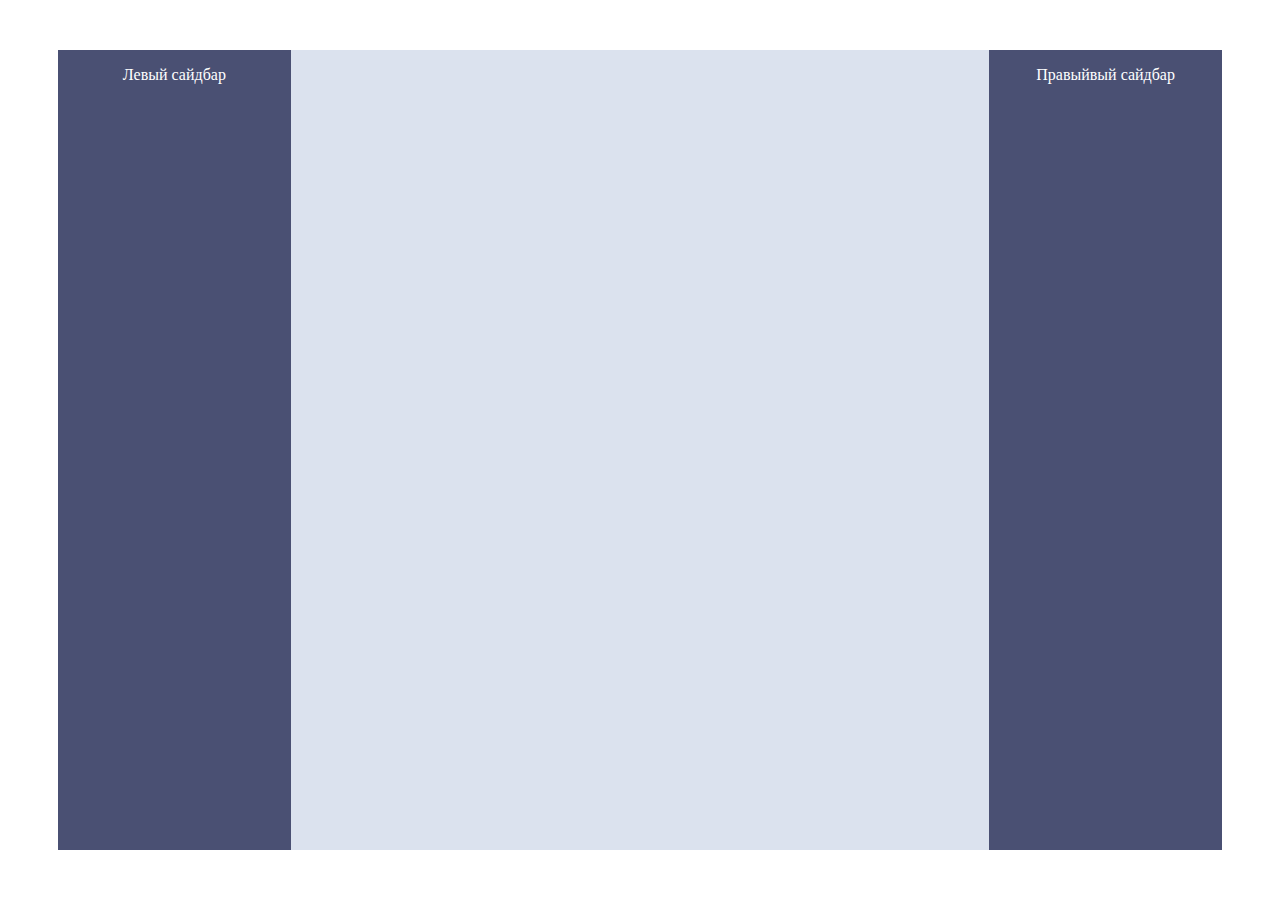
<file: lesson-1/index.html>
<!DOCTYPE html>
<html lang="ru">
 <head>
  <meta charset="UTF-8">
  <title>Lesson1</title>
 </head>
 <body>
  <main class="content">
   <aside class="left">
    <p>Левый сайдбар</p>
   </aside>

   <aside class="right">
    <p>Правыйвый сайдбар</p>
   </aside>
  </main>
  <style>
   .right {
    width: 20%;
    height: 100%;
    background-color: #4A5073;
   }

   .left {
    width: 20%;
    height: 100%;
    background-color: #4A5073;
   }

   .content {
    width: calc(100% - 100px);
    margin: 50px;
    height: calc(100vh - 100px);
    background-color: #DBE2EE;
    display: flex;
    flex-direction: row;
    justify-content: space-between;
    align-content: center;
   }

   p {
    text-align: center;
    color: #fff;
   }
  </style>
 </body>
</html>
</file>
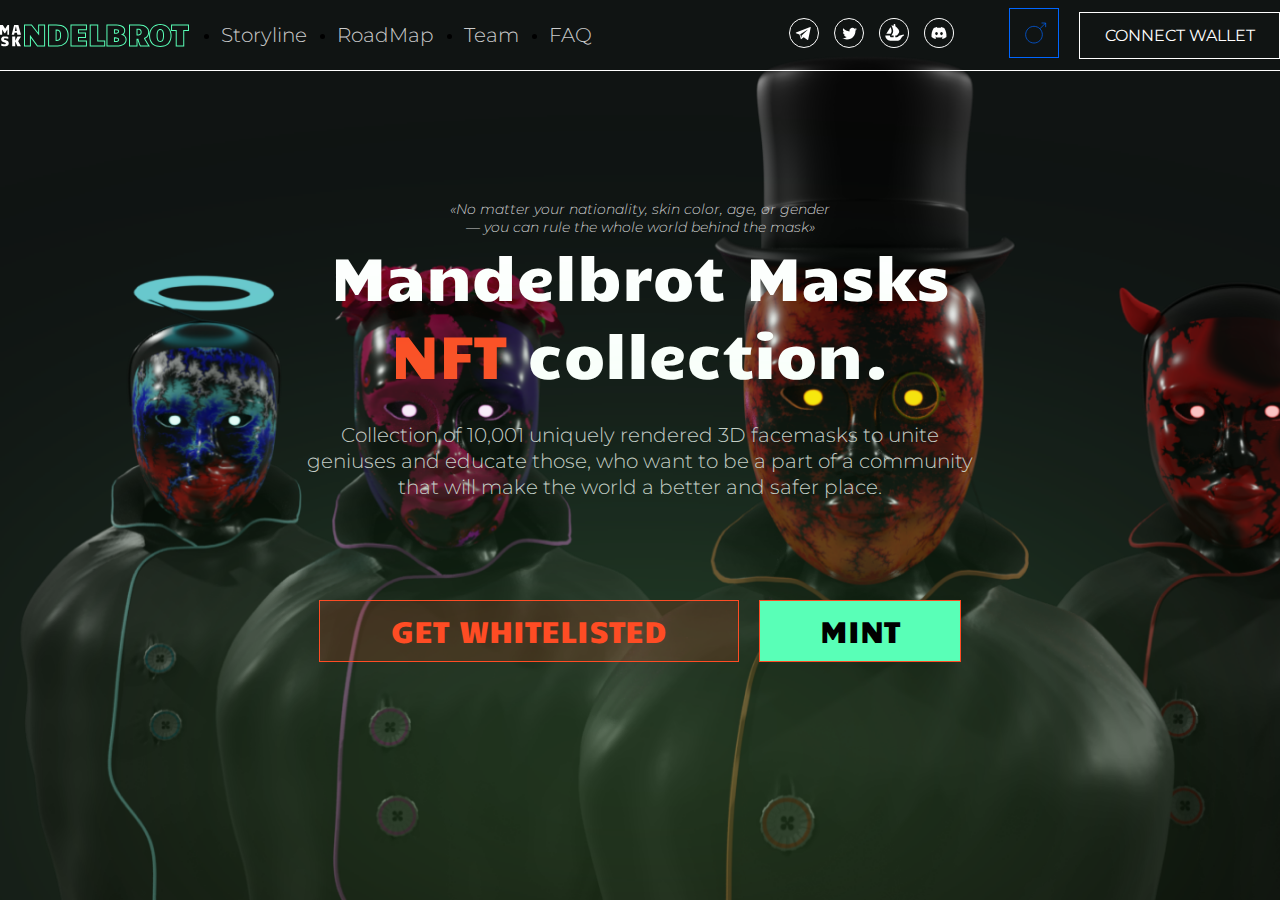
<file: lesson-10/index.html>
<!DOCTYPE html>
<html lang="ru">
<head>
    <meta charset="UTF-8">
    <meta name="viewport" content="width-device-width initial-scale-1.0">
    <meta http-equiv="x-ua-compatible" content="ie=edge">
    <link href="css/style.css" rel="stylesheet" type="text/css">
    <title>NFT</title>
</head>
<body>
<header class="header">
    <div class="header-left">
        <img src="img/logo.svg" alt="logo" class="logo">
        <nav class="nav">
            <ul class="nav__ul">
                <li><a href="#" class="nav__item">Storyline</a></li>
                <li><a href="#" class="nav__item">RoadMap</a></li>
                <li><a href="#" class="nav__item">Team</a></li>
                <li><a href="#" class="nav__item">FAQ</a></li>
            </ul>
        </nav>
    </div>

    <div class="header__links">
        <a href="#" class="social"><img src="img/social_net.svg" alt="social net buttons"></a>
        <a href="#" class="man_btn"><img src="img/man_btn.svg" alt="man button"></a>
        <a href="#" class="wallet">Connect wallet</a>
    </div>
</header>

<main class="content">
    <section class="preview">
        <p class="quote">«No matter your nationality, skin color, age, or gender — you can rule the whole world behind the
            mask»</p>
        <h2 class="title">Mandelbrot Masks <span class="redText">NFT</span> collection.</h2>
        <p class="text">Collection of 10,001 uniquely rendered 3D facemasks to unite geniuses and educate those, who want to
            be a part of a
            community that will make the world a better and safer place.</p>
        <div class="content-links">
            <a href="#" class="get-white">get whitelisted</a>
            <a href="#" class="mint">mint</a>
        </div>
    </section>
</main>

</body>
</html>
</file>
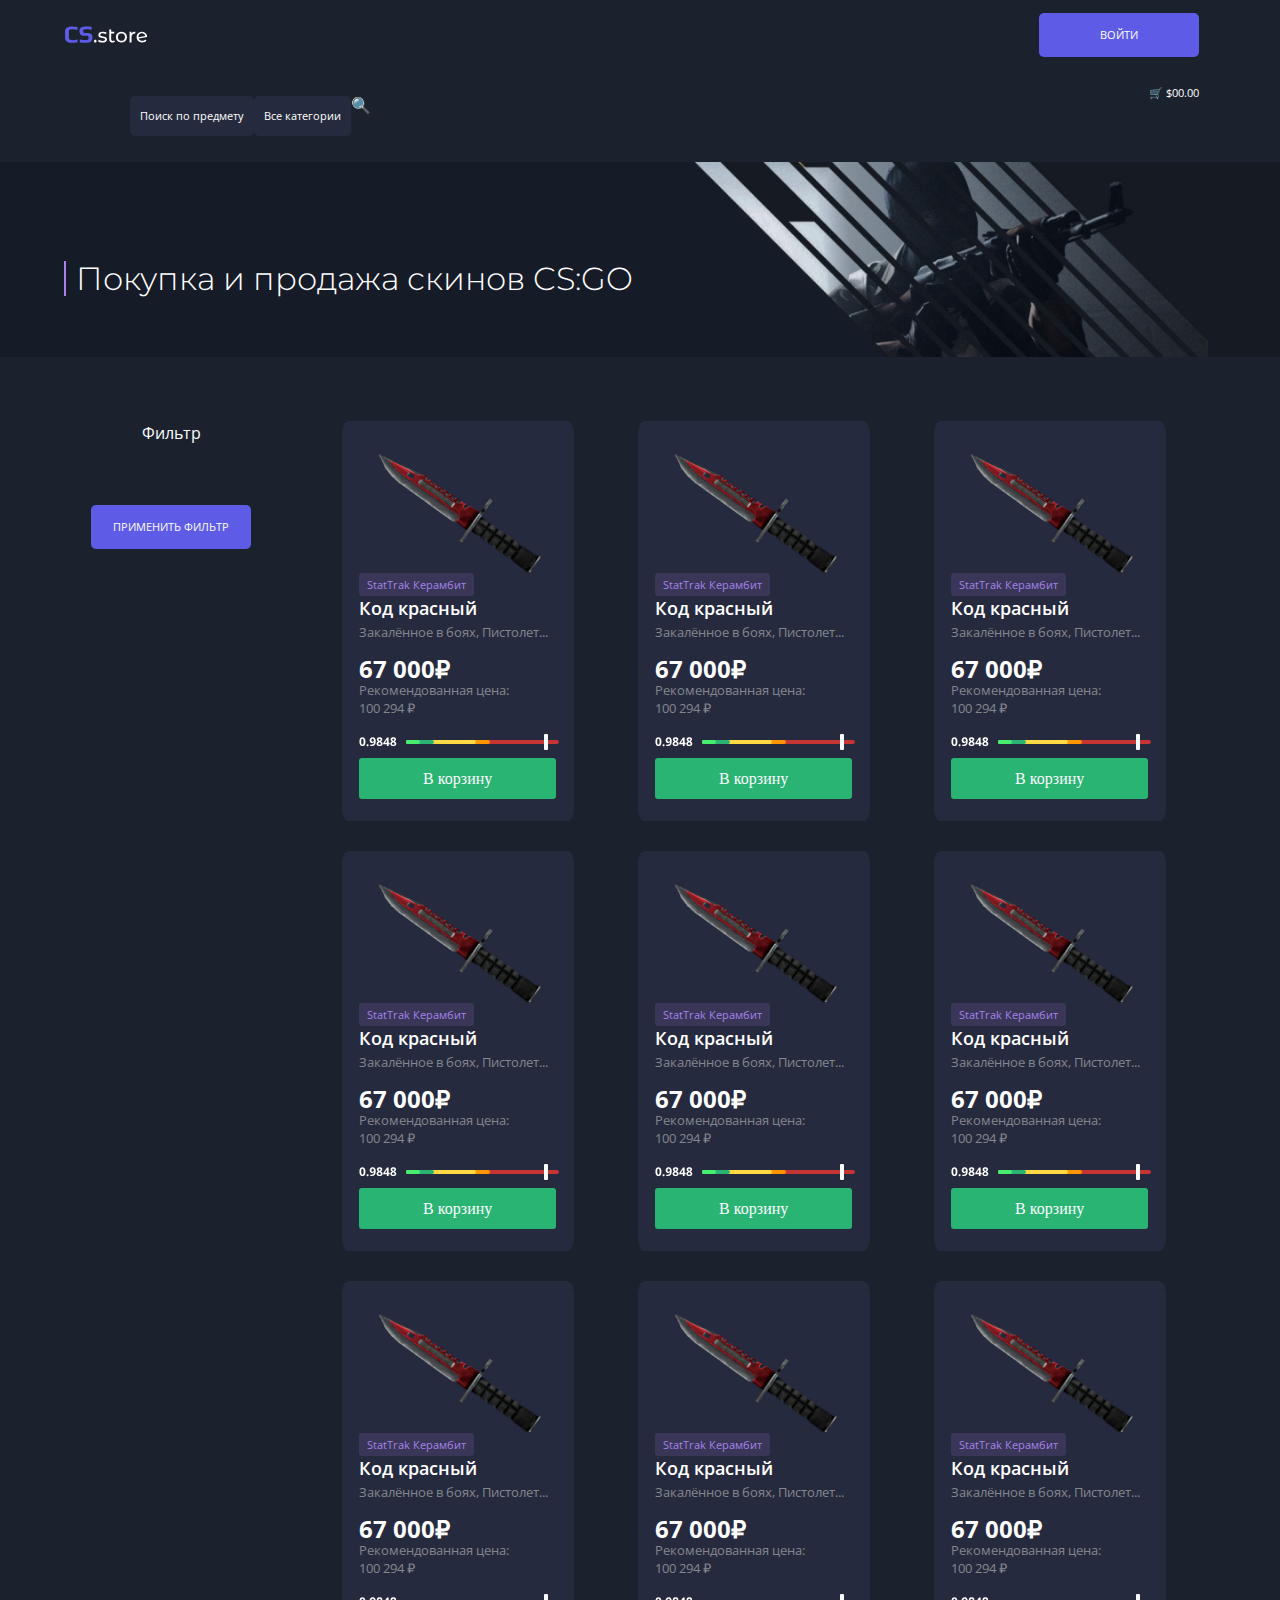
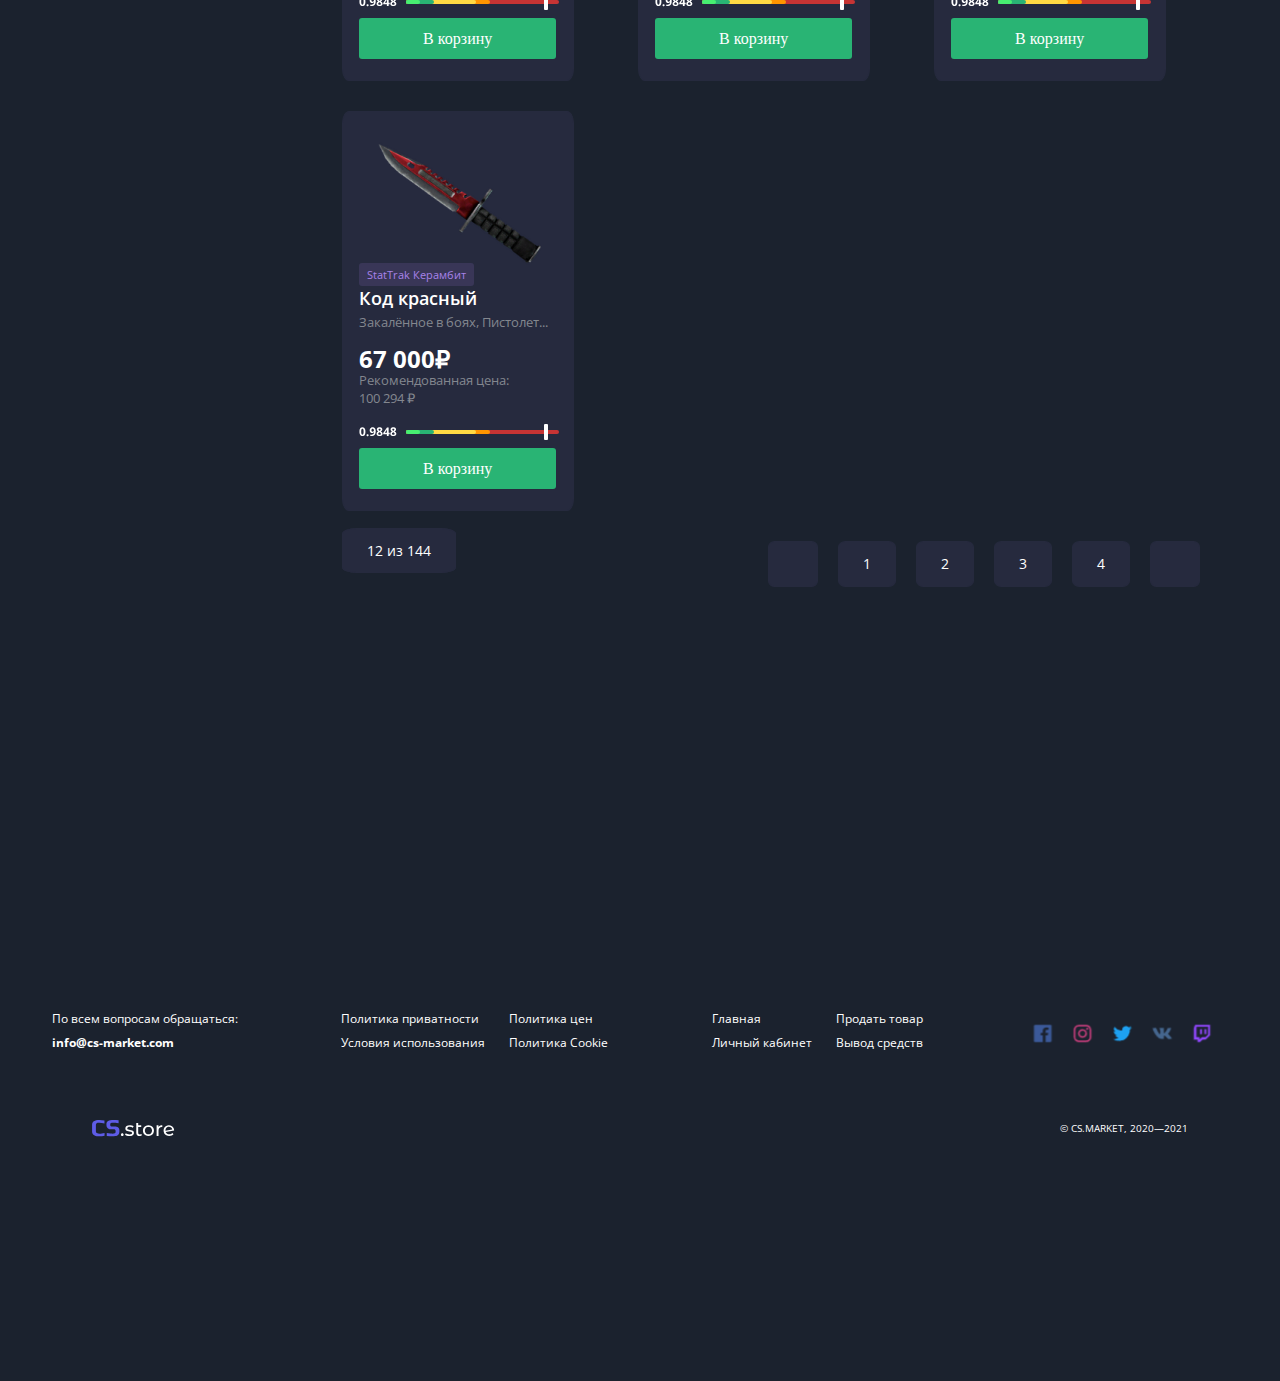
<file: lesson-11/index.html>
<!DOCTYPE html>
<html lang="ru">
<head>
    <meta charset="UTF-8">
    <meta name="viewport" content="width-device-width initial-scale-1">
    <meta http-equiv="x-ua-compatible" content="ie=edge">
    <link href="css/style.css" rel="stylesheet" type="text/css">
    <title>Grid layout</title>
</head>
<body>
<div class="wrapper">

    <header class="header">
        <div class="header-first">
            <img src="img/logo.svg" title="logo" alt="logo">
            <a href="#" class="btn">Войти</a>
        </div>

        <div class="header-search">
            <div class="header-search__search">
                <div class="search">Поиск по предмету</div>
                <div class="category">Все категории</div>
                &#128269
            </div>
            <div class="header-search__basket">
                &#128722; <span>$00.00</span>
            </div>
        </div>

        <div class="advert">
            <img src="img/mask_group.png" class="mask-group" title="advertisement" alt="mask group">
            <span class="advert__text">Покупка и продажа скинов CS:GO</span>
        </div>
    </header>

    <aside class="aside">
        <div class="aside-filter">Фильтр</div>
        <a href="#" class="btn">Применить фильтр</a>
    </aside>

    <main class="main">
        <div class="content">
            <div class="card">
                <img src="img/knife.png" class="card__img" title="knife" alt="knife">
                <div class="card__description">
                    <span class="card__name">StatTrak Керамбит</span>
                    <span class="card__code">Код красный</span>
                    <span class="card__spec">Закалённое в боях, Пистолет...</span>
                    <span class="price__amount">67 000&#8381;</span>
                    <span class="price__recommend">Рекомендованная цена:<br>100 294 ₽</span>
                    <img src="img/slider.svg" class="slider__img" title="slider" alt="slider">
                    <a href="#" class="cart-btn">В корзину</a>
                </div>
            </div>
            <div class="card">
                <img src="img/knife.png" class="card__img" title="knife" alt="knife">
                <div class="card__description">
                    <span class="card__name">StatTrak Керамбит</span>
                    <span class="card__code">Код красный</span>
                    <span class="card__spec">Закалённое в боях, Пистолет...</span>
                    <span class="price__amount">67 000&#8381;</span>
                    <span class="price__recommend">Рекомендованная цена:<br>100 294 ₽</span>
                    <img src="img/slider.svg" class="slider__img" title="slider" alt="slider">
                    <a href="#" class="cart-btn">В корзину</a>
                </div>
            </div>
            <div class="card">
                <img src="img/knife.png" class="card__img" title="knife" alt="knife">
                <div class="card__description">
                    <span class="card__name">StatTrak Керамбит</span>
                    <span class="card__code">Код красный</span>
                    <span class="card__spec">Закалённое в боях, Пистолет...</span>
                    <span class="price__amount">67 000&#8381;</span>
                    <span class="price__recommend">Рекомендованная цена:<br>100 294 ₽</span>
                    <img src="img/slider.svg" class="slider__img" title="slider" alt="slider">
                    <a href="#" class="cart-btn">В корзину</a>
                </div>
            </div>
            <div class="card">
                <img src="img/knife.png" class="card__img" title="knife" alt="knife">
                <div class="card__description">
                    <span class="card__name">StatTrak Керамбит</span>
                    <span class="card__code">Код красный</span>
                    <span class="card__spec">Закалённое в боях, Пистолет...</span>
                    <span class="price__amount">67 000&#8381;</span>
                    <span class="price__recommend">Рекомендованная цена:<br>100 294 ₽</span>
                    <img src="img/slider.svg" class="slider__img" title="slider" alt="slider">
                    <a href="#" class="cart-btn">В корзину</a>
                </div>
            </div>
            <div class="card">
                <img src="img/knife.png" class="card__img" title="knife" alt="knife">
                <div class="card__description">
                    <span class="card__name">StatTrak Керамбит</span>
                    <span class="card__code">Код красный</span>
                    <span class="card__spec">Закалённое в боях, Пистолет...</span>
                    <span class="price__amount">67 000&#8381;</span>
                    <span class="price__recommend">Рекомендованная цена:<br>100 294 ₽</span>
                    <img src="img/slider.svg" class="slider__img" title="slider" alt="slider">
                    <a href="#" class="cart-btn">В корзину</a>
                </div>
            </div>
            <div class="card">
                <img src="img/knife.png" class="card__img" title="knife" alt="knife">
                <div class="card__description">
                    <span class="card__name">StatTrak Керамбит</span>
                    <span class="card__code">Код красный</span>
                    <span class="card__spec">Закалённое в боях, Пистолет...</span>
                    <span class="price__amount">67 000&#8381;</span>
                    <span class="price__recommend">Рекомендованная цена:<br>100 294 ₽</span>
                    <img src="img/slider.svg" class="slider__img" title="slider" alt="slider">
                    <a href="#" class="cart-btn">В корзину</a>
                </div>
            </div>
            <div class="card">
                <img src="img/knife.png" class="card__img" title="knife" alt="knife">
                <div class="card__description">
                    <span class="card__name">StatTrak Керамбит</span>
                    <span class="card__code">Код красный</span>
                    <span class="card__spec">Закалённое в боях, Пистолет...</span>
                    <span class="price__amount">67 000&#8381;</span>
                    <span class="price__recommend">Рекомендованная цена:<br>100 294 ₽</span>
                    <img src="img/slider.svg" class="slider__img" title="slider" alt="slider">
                    <a href="#" class="cart-btn">В корзину</a>
                </div>
            </div>
            <div class="card">
                <img src="img/knife.png" class="card__img" title="knife" alt="knife">
                <div class="card__description">
                    <span class="card__name">StatTrak Керамбит</span>
                    <span class="card__code">Код красный</span>
                    <span class="card__spec">Закалённое в боях, Пистолет...</span>
                    <span class="price__amount">67 000&#8381;</span>
                    <span class="price__recommend">Рекомендованная цена:<br>100 294 ₽</span>
                    <img src="img/slider.svg" class="slider__img" title="slider" alt="slider">
                    <a href="#" class="cart-btn">В корзину</a>
                </div>
            </div>
            <div class="card">
                <img src="img/knife.png" class="card__img" title="knife" alt="knife">
                <div class="card__description">
                    <span class="card__name">StatTrak Керамбит</span>
                    <span class="card__code">Код красный</span>
                    <span class="card__spec">Закалённое в боях, Пистолет...</span>
                    <span class="price__amount">67 000&#8381;</span>
                    <span class="price__recommend">Рекомендованная цена:<br>100 294 ₽</span>
                    <img src="img/slider.svg" class="slider__img" title="slider" alt="slider">
                    <a href="#" class="cart-btn">В корзину</a>
                </div>
            </div>
            <div class="card">
                <img src="img/knife.png" class="card__img" title="knife" alt="knife">
                <div class="card__description">
                    <span class="card__name">StatTrak Керамбит</span>
                    <span class="card__code">Код красный</span>
                    <span class="card__spec">Закалённое в боях, Пистолет...</span>
                    <span class="price__amount">67 000&#8381;</span>
                    <span class="price__recommend">Рекомендованная цена:<br>100 294 ₽</span>
                    <img src="img/slider.svg" class="slider__img" title="slider" alt="slider">
                    <a href="#" class="cart-btn">В корзину</a>
                </div>
            </div>
        </div>
        <div class="pagination">
            <div>
                <span class="paging from">12 из 144</span>
            </div>
            <div class="pagination__pages">
                <span class="paging"> </span>
                <span class="paging">1</span>
                <span class="paging">2</span>
                <span class="paging">3</span>
                <span class="paging">4</span>
                <span class="paging"> </span>
            </div>
        </div>
    </main>

    <footer class="footer">
        <div class="footer-info">
            <div class="footer-block footer-info-first">
                <div>
                    <span class="footer-info__text">По всем вопросам обращаться:</span>
                    <span class="footer-info__text email-text">info@cs-market.com</span>
                </div>
            </div>
            <div class="footer-block">
                <div>
                    <a href="#" class="footer-info__text">Политика приватности</a>
                    <a href="#" class="footer-info__text">Условия использования</a>
                </div>
                <div>
                    <a href="#" class="footer-info__text">Политика цен</a>
                    <a href="#" class="footer-info__text">Политика Cookie</a>
                </div>
            </div>
            <div class="footer-block">
                <div>
                    <a href="#" class="footer-info__text">Главная</a>
                    <a href="#" class="footer-info__text">Личный кабинет</a>
                </div>
                <div>
                    <a href="#" class="footer-info__text">Продать товар</a>
                    <a href="#" class="footer-info__text">Вывод средств</a>
                </div>
            </div>
            <div>
                <img src="img/social.svg" class="social-img" title="social" alt="social">
            </div>
        </div>
        <div class="footer-logo">
            <img src="img/logo.svg" title="logo" alt="logo">
            <span class="footer__copyright">&copy; CS.MARKET, 2020—2021</span>
        </div>
    </footer>
</div>

</body>
</html>
</file>
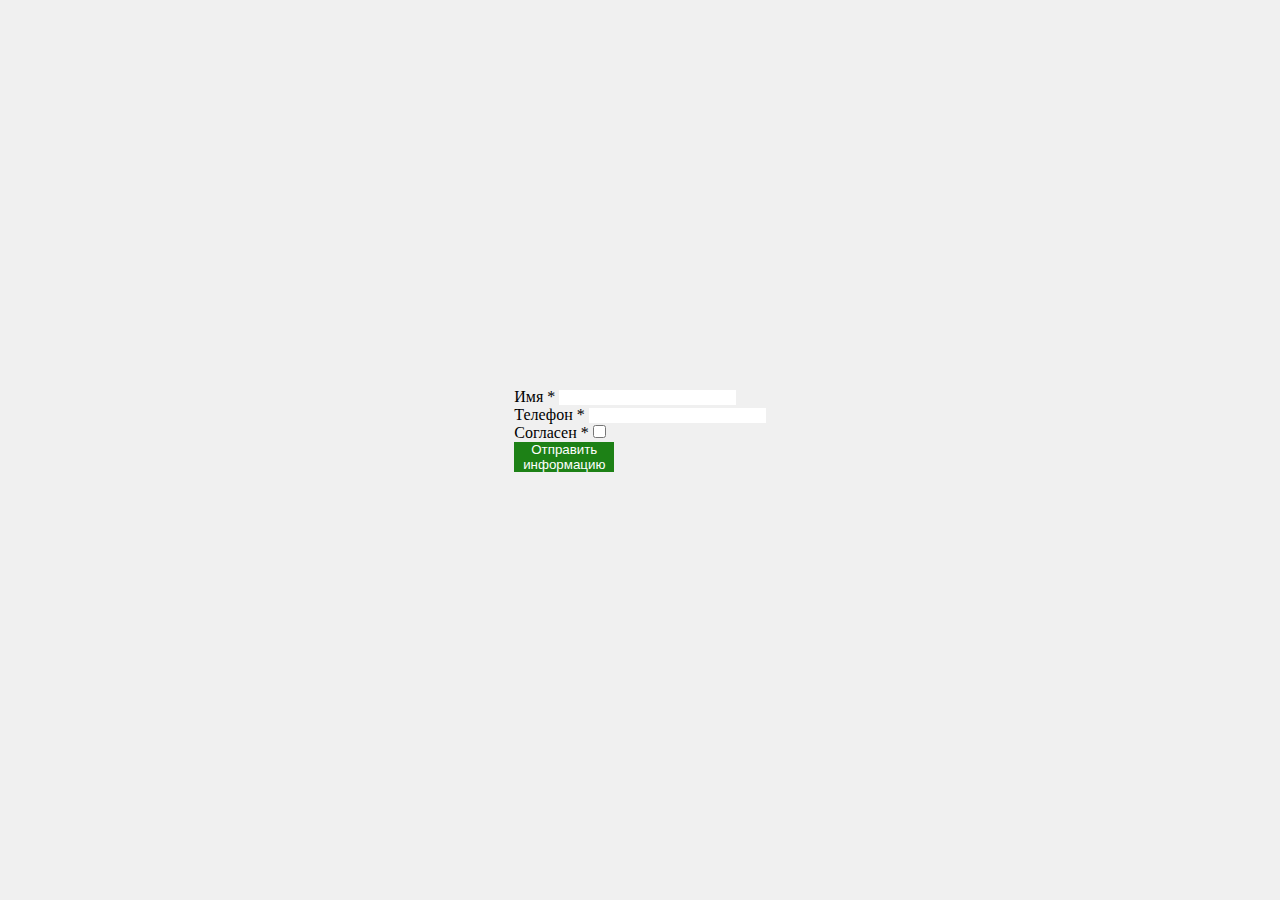
<file: lesson-15/index.html>
<!DOCTYPE html>
<html lang="ru">
<head>
    <meta charset="UTF-8">
    <meta name="viewport" content="width=device-width, initial-scale=1">
    <meta http-equiv="x-ua-compatible" content="ie=edge">
    <link href="css/style.css" rel="stylesheet" type="text/css">
    <script src="script/script.js"></script>
    <title>JS validation</title>
</head>
<body>

<form id="submit-form">
    <fieldset>
        <label>
            Имя *
            <input type="text" id="name">
        </label><br>
        <label>
            Телефон *
            <input type="tel" id="phone">
        </label><br>
        <label>
            Согласен *
            <input type="checkbox" id="agree">
        </label>
    </fieldset>

    <button type="submit" class="btn">Отправить информацию</button>
</form>

</body>
</html>
</file>
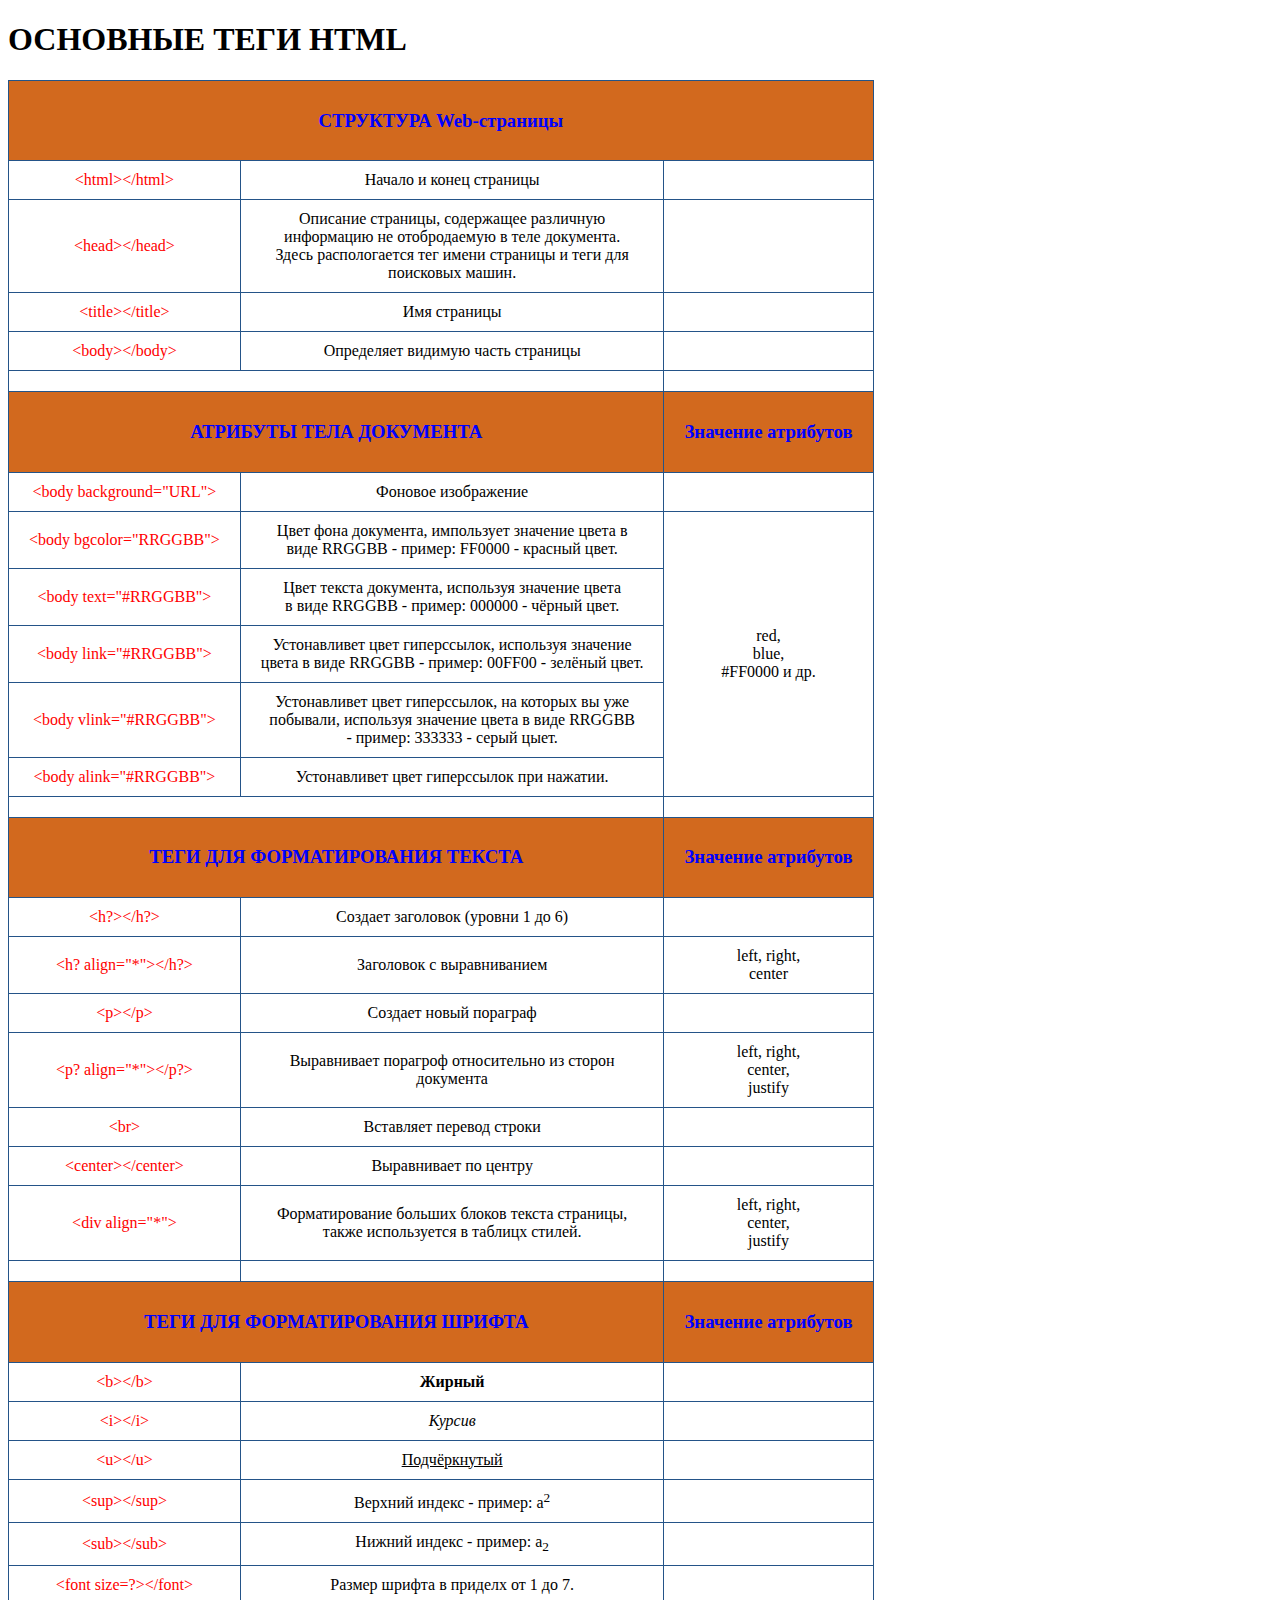
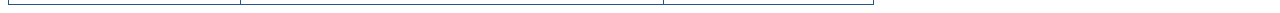
<file: lesson-2/index.html>
<!DOCTYPE html>
<html lang="en">
<head>
  <meta charset="UTF-8">
  <meta name="viewport" content="width=device-width, initial-scale=1.0">
  <title>Lesson-2</title>

  <link rel="stylesheet" href="style.css">
</head>
<body>
 <h1>ОСНОВНЫЕ ТЕГИ HTML</h1>
 <table style="border: 1px solid #000000; border-collapse: collapse;">
  <tr class="abc">
    <td colspan="3">
      <h3>СТРУКТУРА Web-страницы</h3>
    </td>
  </tr>
  <tr>
    <td class="code">
      &lt;html&gt;&lt;/html&gt;
    </td>
    <td>
      Начало и конец страницы
    </td>
    <td></td>
  </tr>
  <tr>
    <td class="code">
      &lt;head&gt;&lt;/head&gt;
    </td>
    <td>
      Описание страницы, содержащее различную <br>информацию не отобродаемую в теле документа. <br>Здесь распологается тег имени страницы и теги для <br>поисковых машин.
    </td>
    <td></td>
  </tr>
  <tr>
    <td class="code">
      &lt;title&gt;&lt;/title&gt;
    </td>
    <td>
      Имя страницы
    </td>
    <td></td>
  </tr>
  <tr>
    <td class="code">
      &lt;body&gt;&lt;/body&gt;
    </td>
    <td>
      Определяет видимую часть страницы
    </td>
    <td></td>
  </tr>
  <tr>
    <td colspan="2">
    </td>
    <td></td>
  </tr>
  <tr class="abc">
    <td colspan="2">
      <h3>
        АТРИБУТЫ ТЕЛА ДОКУМЕНТА
      </h3>
    </td>
    <td>
      <h3>
        Значение атрибутов
      </h3>
    </td>
  </tr>
  <tr>
    <td class="code">
      &lt;body background="URL"&gt;
    </td>
    <td>
      Фоновое изображение
    </td>
    <td></td>
  </tr>
  <tr>
    <td class="code">
      &lt;body bgcolor="RRGGBB"&gt;
    </td>
    <td>
      Цвет фона документа, импользует значение цвета в <br>виде RRGGBB - пример: FF0000 - красный цвет.
    </td>
    <td rowspan="5">
      red, <br>blue, <br>#FF0000 и др.
    </td>
  </tr>
  <tr>
    <td class="code">
      &lt;body text="#RRGGBB"&gt;
    </td>
    <td>
      Цвет текста документа, используя значение цвета <br>в виде RRGGBB - пример: 000000 - чёрный цвет.
    </td>
  </tr>
  <tr>
    <td class="code">
      &lt;body link="#RRGGBB"&gt;
    </td>
    <td>
      Устонавливет цвет гиперссылок, используя значение <br>цвета в виде RRGGBB - пример: 00FF00 - зелёный цвет.
    </td>
  </tr>
  <tr>
    <td class="code">
      &lt;body vlink="#RRGGBB"&gt;
    </td>
    <td>
      Устонавливет цвет гиперссылок, на которых вы уже <br>побывали, используя значение цвета в виде RRGGBB <br>- пример: 333333 - серый цыет.
    </td>
  </tr>
  <tr>
    <td class="code">
      &lt;body alink="#RRGGBB"&gt;
    </td>
    <td>
      Устонавливет цвет гиперссылок при нажатии.
    </td>
  </tr>
  <tr>
    <td colspan="2"></td>
    <td></td>
  </tr>
  <tr class="abc">
    <td colspan="2">
      <h3>
        ТЕГИ ДЛЯ ФОРМАТИРОВАНИЯ ТЕКСТА
      </h3>
    </td>
    <td>
      <h3>
        Значение атрибутов
      </h3>
    </td>
  </tr>
  <tr>
    <td class="code">
      &lt;h?&gt;&lt;/h?&gt;
    </td>
    <td>
      Создает заголовок (уровни 1 до 6)
    </td>
    <td></td>
  </tr>
  <tr>
    <td class="code">
      &lt;h? align="*"&gt;&lt;/h?&gt;
    </td>
    <td>
      Заголовок с выравниванием
    </td>
    <td>
      left, right, <br>center
    </td>
  </tr>
  <tr>
    <td class="code">
      &lt;p&gt;&lt;/p&gt;
    </td>
    <td>
      Создает новый пораграф
    </td>
    <td></td>
  </tr>
  <tr>
    <td class="code">
      &lt;p? align="*"&gt;&lt;/p?&gt;
    </td>
    <td>
      Выравнивает порагроф относительно из сторон <br>документа
    </td>
    <td>
      left, right, <br>center, <br>justify
    </td>
  </tr>
  <tr>
    <td class="code">
      &lt;br&gt;
    </td>
    <td>
      Вставляет перевод строки
    </td>
    <td></td>
  </tr>
  <tr>
    <td class="code">
      &lt;center&gt;&lt;/center&gt;
    </td>
    <td>
      Выравнивает по центру
    </td>
    <td></td>
  </tr>
  <tr>
    <td class="code">
      &lt;div align="*"&gt;
    </td>
    <td>
      Форматирование больших блоков текста страницы, <br>также используется в таблицх стилей.
    </td>
    <td>
      left, right, <br>center, <br>justify
    </td>
  </tr>
  <tr>
    <td></td>
    <td></td>
    <td></td>
  </tr>
  <tr class="abc">
    <td colspan="2">
      <h3>
        ТЕГИ ДЛЯ ФОРМАТИРОВАНИЯ ШРИФТА
      </h3>
    </td>
    <td>
      <h3>
        Значение атрибутов
      </h3>
    </td>
  </tr>
  <tr>
    <td class="code">
      &lt;b&gt;&lt;/b&gt;
    </td>
    <td>
      <b>
        Жирный
      </b>
    </td>
    <td></td>
  </tr>
  <tr>
    <td class="code">
      &lt;i&gt;&lt;/i&gt;
    </td>
    <td>
      <i>
        Курсив
      </i>
    </td>
    <td></td>
  </tr>
  <tr>
    <td class="code">
      &lt;u&gt;&lt;/u&gt;
    </td>
    <td>
      <u>
        Подчёркнутый
      </u>
    </td>
    <td></td>
  </tr>
  <tr>
    <td class="code">
      &lt;sup&gt;&lt;/sup&gt;
    </td>
    <td>
      Верхний индекс - пример: a<sup>2</sup>
    </td>
    <td></td>
  </tr>
  <tr>
    <td class="code">
      &lt;sub&gt;&lt;/sub&gt;
    </td>
    <td>
      Нижний индекс - пример: a<sub>2</sub>
    </td>
    <td></td>
  </tr>
  <tr>
    <td class="code">
      &lt;font size=?&gt;&lt;/font&gt;
    </td>
    <td>
      Размер шрифта в приделх от 1 до 7.
    </td>
    <td></td>
  </tr>
 </table>
</body>
</html>
</file>
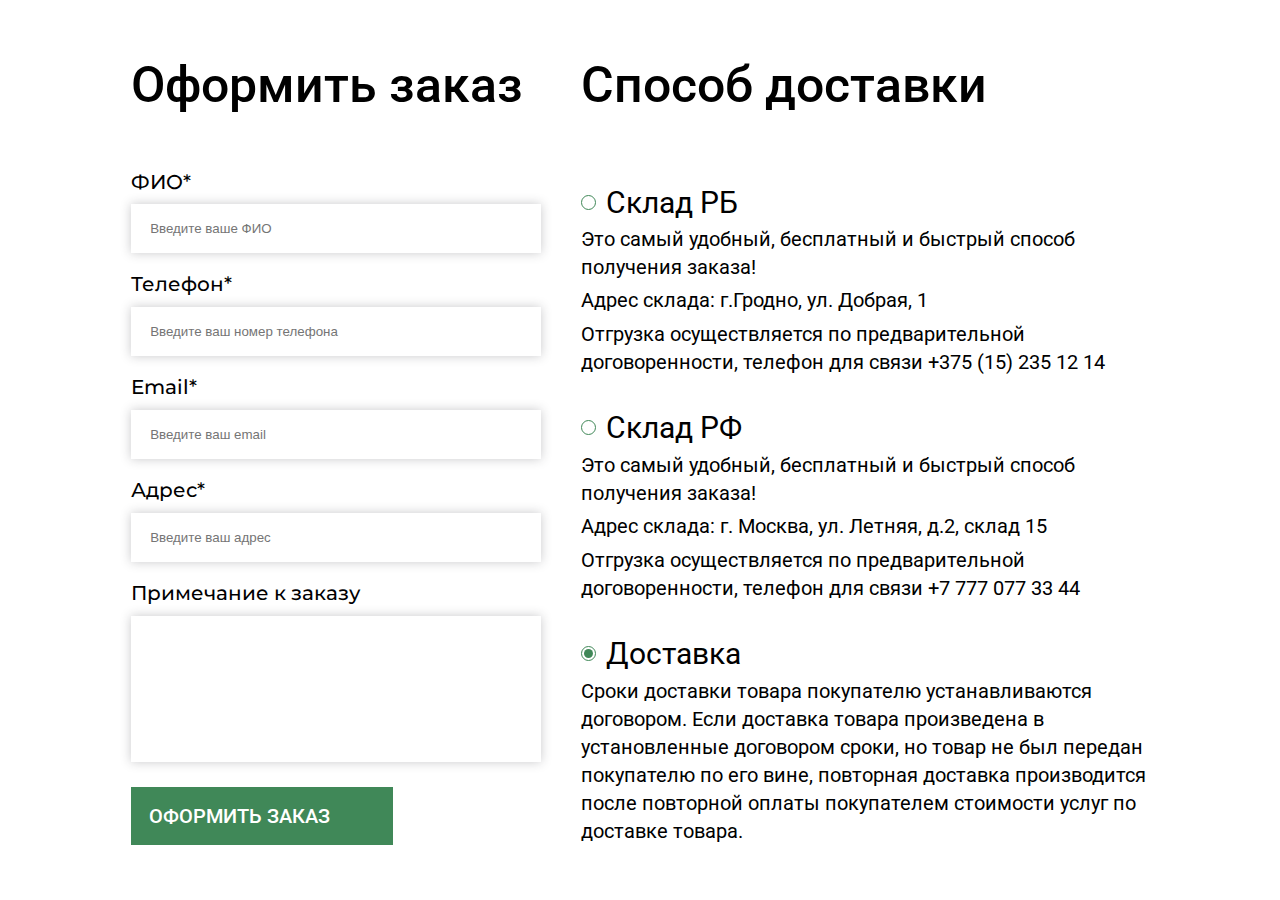
<file: lesson-8/index.html>
<!DOCTYPE html>
<html lang="ru">
<head>
    <meta charset="UTF-8">
    <meta name="viewport" content="width-device-width initial-scale-1.0">
    <meta http-equiv="x-ua-compatible" content="ie=edge">
    <link a href="css/style.css" rel="stylesheet" type="text/css">
    <title>Order</title>
</head>
<body>

<form class="wrapper">
    <div class="order">
        <h2 class="head-text">Оформить заказ</h2>
        <label class="order__label">
            ФИО*
            <input type="text" required class="text-input" placeholder="Введите ваше ФИО">
        </label>
        <label class="order__label">
            Телефон*
            <input type="tel" required class="text-input" placeholder="Введите ваш номер телефона">
        </label>
        <label class="order__label">
            Email*
            <input type="email" required class="text-input" placeholder="Введите ваш email">
        </label>
        <label class="order__label">
            Адрес*
            <input type="text" required class="text-input" placeholder="Введите ваш адрес">
        </label>
        <label class="order__label">
            Примечание к заказу
            <textarea></textarea>
        </label>
        <button type="submit" class="order-button">Оформить заказ</button>
    </div>

    <div class="delivery">
        <h2 class="head-text">Способ доставки</h2>

        <div class="radio">
            <input type="radio" class="radio__input" name="delivery" id="radio_1" checked="checked">
            <label class="radio__label" for="radio_1">Склад РБ</label>
        </div>
        <p class="delivery__text">Это самый удобный, бесплатный и быстрый способ получения заказа!</p>
        <p class="delivery__text">Адрес склада: г.Гродно, ул. Добрая, 1</p>
        <p class="delivery__text">Отгрузка осуществляется по предварительной договоренности, телефон для связи +375 (15)
            235 12 14</p>

        <div class="radio">
            <input type="radio" class="radio__input" checked="checked" name="delivery" id="radio_2">
            <label class="radio__label" for="radio_2">Склад РФ</label>
        </div>
        <p class="delivery__text">Это самый удобный, бесплатный и быстрый способ получения заказа!</p>
        <p class="delivery__text">Адрес склада: г. Москва, ул. Летняя, д.2, склад 15</p>
        <p class="delivery__text">Отгрузка осуществляется по предварительной договоренности, телефон для связи +7 777
            077 33 44</p>

        <div class="radio">
            <input type="radio" class="radio__input" checked="checked" name="delivery" id="radio_3">
            <label class="radio__label" for="radio_3">Доставка</label>
        </div>
        <p class="delivery__text">Сроки доставки товара покупателю устанавливаются договором. Если доставка товара
            произведена в установленные
            договором сроки, но товар не был передан покупателю по его вине, повторная доставка производится после
            повторной
            оплаты покупателем стоимости услуг по доставке товара.</p>
    </div>
</form>

</body>
</html>
</file>
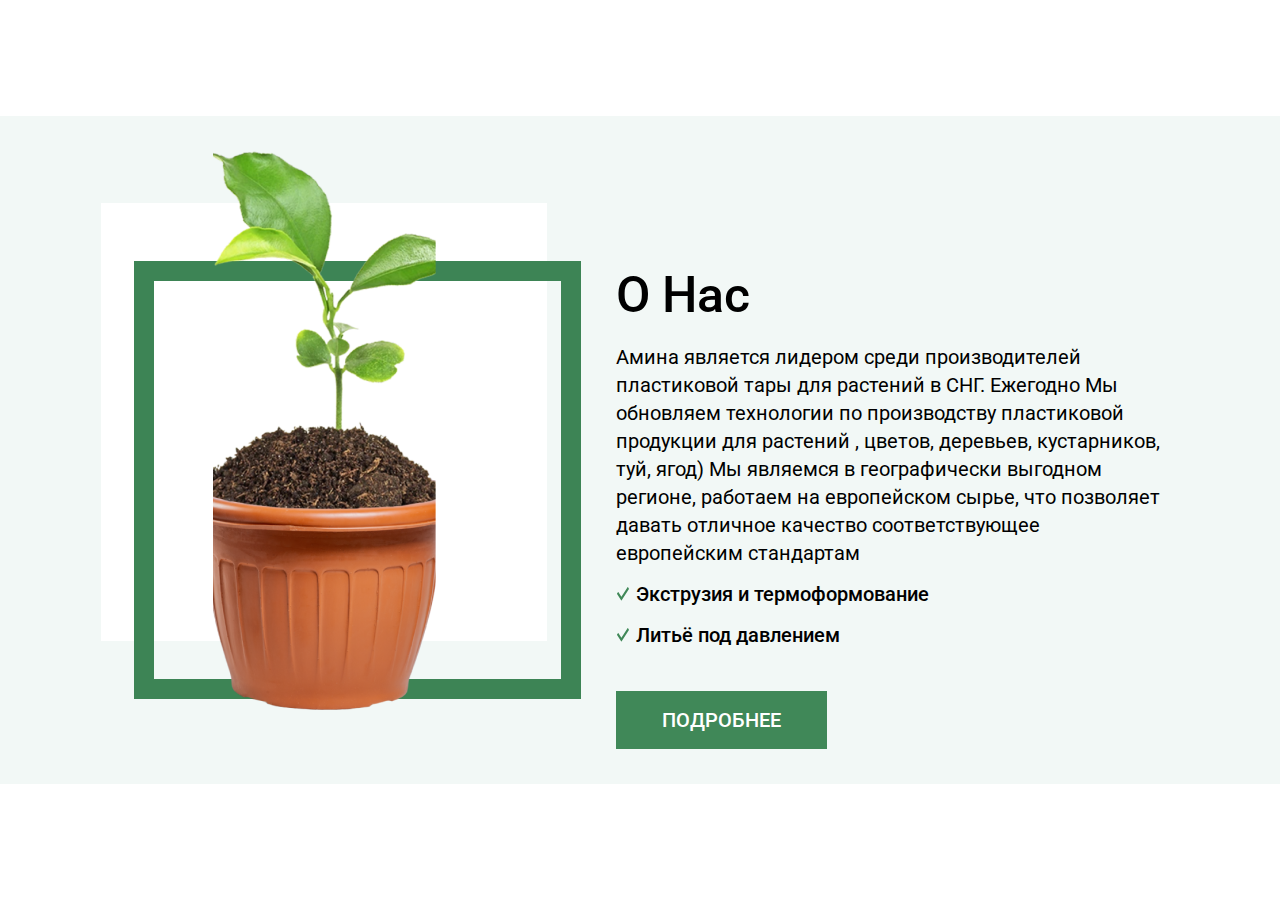
<file: lesson-5/html.html>
<!DOCTYPE html>
<html lang="en">
<head>
    <meta charset="UTF-8">
    <meta name="viewport" content="width-device-width initial-scale-1.0">
    <meta http-equiv="x-ua-compatible" content="ie=edge">
    <link href="css/style.css" rel="stylesheet" type="text/css">
    <title>About</title>
</head>
<body>
<div class="general">
    <div class="square"><img src="img/flower.png" alt="flower"></div>
    <div class="text">
        <h1>О Нас</h1>
        <p class="text__paragraph">Амина является лидером среди производителей пластиковой тары для растений в СНГ. Ежегодно
            Мы обновляем технологии
            по производству пластиковой продукции для растений , цветов, деревьев, кустарников, туй, ягод) Мы являемся в
            географически выгодном регионе, работаем на европейском сырье, что позволяет давать отличное качество
            соответствующее европейским стандартам</p>
        <ul>
            <li class="li_item">Экструзия и термоформование</li>
            <li class="li_item">Литьё под давлением</li>
        </ul>
        <button class="details">ПОДРОБНЕЕ</button>
    </div>
</div>
</body>
</html>
</file>
<file: lesson-10/css/style.css>
@import url('https://fonts.googleapis.com/css2?family=Candal&family=Montserrat:wght@500;700&family=Open+Sans:wght@600&family=Roboto:wght@400;500&display=swap');
@import url('https://fonts.googleapis.com/css2?family=Candal&family=Montserrat:ital,wght@0,500;0,700;1,300&family=Open+Sans:wght@600&family=Roboto:wght@400;500&display=swap');
@import url('https://fonts.googleapis.com/css2?family=Candal&family=Montserrat:ital,wght@0,300;0,500;0,700;1,300&family=Open+Sans:wght@600&family=Roboto:wght@400;500&display=swap');

*, ::before, ::after {
    margin: 0;
    padding: 0;
    border: 0;
    outline: 0;
    box-sizing: border-box;
}

a {
    text-decoration: none;
}

body {
    font-family: 'Montserrat', sans-serif;
    background: url('../img/background_img.png') no-repeat fixed #101413;
    background-size: cover;
}

.header {
    max-width: 1300px;
    margin: auto;
    display: flex;
    justify-content: space-between;
    border-bottom: 1px solid #fff;
    padding: 8px 0;
}

.header-left {
    display: flex;
    justify-content: center;
    align-items: center;
}

.social {
    padding-right: 35px;
}

.header__links {
    display: flex;
    align-items: center;
    gap: 20px;
}

.nav__ul {
    display: flex;
    gap: 30px;
}

.nav__item {
    font: 300 20px/24.3px "Montserrat", sans-serif;
    color: #CBCBCB;
}

.logo {
    padding-right: 32px;
}

.wallet {
    padding: 13px 24.5px;
    border: 1px solid #fff;
    text-transform: uppercase;
    color: #fff;
}

.quote {
    max-width: 391px;
    font: italic 300 14px/18.2px "Montserrat", sans-serif;
    color: #CBCBCB;
}

.title {
    max-width: 680px;
    font: 400 60px/78px "Candal", sans-serif;
    color: #fff;
}

.redText {
    color: #FF4C24;
}

.text {
    max-width: 679px;
    font: 300 20px/26px "Montserrat", sans-serif;
    color: #CBCBCB;
    padding: 30px 0 100px 0;
}

.content-links {
    display: flex;
    justify-content: center;
}

.get-white {
    font: 400 30px/30px "Candal", sans-serif;
    text-transform: uppercase;
    color: #FF4C24;
    padding: 14px 71px 16px 71px;
    border: 1px solid #FF4C24;
    background-color: rgba(255, 76, 36, 0.15);
    z-index: 15;
}

.mint {
    font: 400 30px/30px "Candal", sans-serif;
    text-transform: uppercase;
    color: #000;
    padding: 14px 60px 16px 60px;
    border: 1px solid #FF4C24;
    background-color: #59FFB7;
    margin-left: 20px;
    z-index: 15;
}

.preview {
    width: 100%;
    position: relative;
    padding: 129px 0 221px 0;
    display: flex;
    flex-direction: column;
    align-items: center;
    text-align: center;
}

.preview::before {
    content: "";
    position: absolute;
    border-radius: 100%;
    height: 260px;
    width: 100%;
    max-width: 1300px;
    left: 50%;
    transform: translateX(-50%);
    bottom: 0;
    background: linear-gradient(180deg, rgba(32, 255, 215, 0.4) 0%, rgba(237, 255, 32, 0.4) 100%);
    z-index: 10;
    filter: blur(230px);
}

@media (max-width: 1200px) {
    .man_btn, .wallet {
        display: none;
    }

    body {
        background: url('../img/background_img_1200.png') no-repeat fixed #101413;
    }
}

@media (max-width: 800px) {
    .header__links {
        display: none;
    }

    body {
        background: url('../img/background_img_800.png') no-repeat fixed #101413;
    }
}
</file>
<file: lesson-11/css/style.css>
@import url('https://fonts.googleapis.com/css2?family=Candal&family=Montserrat:ital,wght@0,300;0,500;0,700;1,300&family=Open+Sans:wght@400;600&family=Roboto:wght@400;500&display=swap');
@import url('https://fonts.googleapis.com/css2?family=Candal&family=Montserrat:ital,wght@0,300;0,500;0,700;1,300&family=Open+Sans:wght@400;600&family=Roboto:wght@400;500&display=swap');

*, ::before, ::after {
    margin: 0;
    padding: 0;
    border: 0;
    outline: 0;
    box-sizing: border-box;
}

a {
    text-decoration: none;
    color: inherit;
    background-color: transparent;
}

.wrapper {
    background: #1B222E;
    color: #fff;
    display: grid;
    grid-template-columns: minmax(290px, 342px) 1fr;
    grid-template-areas: "header header"
                       "aside content"
                       "footer footer";
}

header {
    grid-area: header;
}

aside {
    grid-area: aside;
}

main {
    grid-area: content;
}

footer {
    grid-area: footer;
}

.header-first, .header-search, .header-search__search {
    display: flex;
    justify-content: space-between;
    padding: 13px 81px 13px 65px;
}

.search, .category {
    font: 400 11px/20px "Open sans";
    padding: 10px;
    background: #262A3E;
    border-radius: 5px;
}

.btn {
    font: 400 11px/20px "Open sans";
    text-transform: uppercase;
    background: #5E5CE6;
    max-width: 160px;
    width: 100%;
    padding: 12px;
    text-align: center;
    border-radius: 5px;
}

.header-search__basket {
    font: 400 11px/20px "Open sans";
}

.advert {
    position: relative;
}

.mask-group {
    width: 100%;
}

.advert__text {
    position: absolute;
    top: 50%;
    left: 5%;
    font: 300 32px/35px "Montserrat";
    border-left: 2px solid #A782E9;
    padding-left: 10px;
}

.aside {
    display: flex;
    flex-direction: column;
    align-items: center;
}

.aside-filter {
    font: 400 16px/24px "Open sans";
    padding: 60px;
}

.main {
    padding: 60px 80px 420px 0;
}

.content {
    display: grid;
    grid-template-columns: repeat(auto-fit, minmax(232px, 1fr));
    gap: 30px;
}

.card {
    width: 232px;
    min-height: 400px;
    border: 1px solid #262A3E;
    border-radius: 3%;
    background: #262A3E;
    position: relative;
}

.card__description {
    position: absolute;
    top: 153px;
    padding: 0 16px 16px 16px;
}

.card__name {
    font: 400 11px/16px "Open sans";
    color: #A782E9;
    padding: 4px 8px 4px 8px;
    background: rgba(167, 130, 233, 0.15);
    border-radius: 3px;
}

.card__code {
    display: block;
    font: 600 18px/22px "Open sans";
    margin: 4px 0 4px;
}

.card__spec {
    font: 400 13px/17px "Open sans";
    color: #83878F;
}

.price__amount {
    display: block;
    font: 700 24px/24px "Open sans";
    margin-top: 16px;
}

.price__recommend {
    font: 400 13px/17px "Open sans";
    color: #83878F;
}

.slider__img {
    margin: 16px 0 16px 0;
}

.cart-btn {
    width: 200px;
    padding: 12px 64px 12px 64px;
    border-radius: 3px;
    background: #29B474;
}

.card:hover, .paging:hover {
    border: 1px solid #A782E9;
}

.pagination {
    display: flex;
    justify-content: space-between;
    margin-top: 30px;
}

.paging {
    font: 400 14px/20px "Open sans";
    padding: 12px 24px;
    border: 1px solid #262A3E;
    border-radius: 13%;
    background: #262A3E;
}

.pagination__pages {
    display: flex;
    gap: 20px;
}

.footer {
    display: flex;
    flex-direction: column;
}

.footer-info {
    display: flex;
    justify-content: space-around;
}

.footer-block {
    display: flex;
    gap: 24px;
    font: 400 12px/24px "Open sans";
}

.footer-info__text {
    display: block;
}

.footer-info__text.email-text {
    font: 700 12px/24px "Open sans";
}

.social-img {
    max-width: 201.78px;
    max-height: 52px;
}

.footer-logo {
    display: flex;
    justify-content: space-between;
    align-items: center;
    padding: 54px 92px 241px;
}

.footer__copyright {
    font: 400 10px/24px "Open sans";
}

@media (max-width: 1024px) {
    .paging.from {
        display: none;
    }
}
</file>
<file: lesson-15/css/style.css>
*, ::before, ::after {
    margin: 0;
    padding: 0;
    border: 0;
    outline: 0;
    box-sizing: border-box;
}

body {
    display: flex;
    justify-content: center;
    align-items: center;
    min-height: 100vh;
    background-color: #f0f0f0;
}

.btn {
    width: 100px;
    height: 30px;
    margin-bottom: 40px;
    background: #1d8116;
    color: #fff;
}
</file>
<file: lesson-2/style.css>
table, td, th {
    border: 1px solid #245488;
}

td, th {
    padding: 10px 20px;
    text-align: center;
}
.code {
    color: red;
}
h3 {
    /*background-color: chocolate;*/
    font-family: "Monotype Corsiva";
}
/*td > h3 {*/
/*    background-color: chocolate;*/
/*}*/

.abc {
    background-color: chocolate;
    color: blue;
}
</file>
<file: lesson-8/css/style.css>
@import url('https://fonts.googleapis.com/css2?family=Montserrat:wght@700&family=Roboto:wght@500&display=swap');
@import url('https://fonts.googleapis.com/css2?family=Montserrat:wght@700&family=Roboto:wght@400;500&display=swap');
@import url('https://fonts.googleapis.com/css2?family=Montserrat:wght@500;700&family=Open+Sans:wght@600&family=Roboto:wght@400;500&display=swap');

*, ::before, ::after {
    margin: 0;
    padding: 0;
    border: 0;
    outline: 0;
    box-sizing: border-box;
}

textarea {
    resize: none;
    height: 145.85px;
    box-shadow: 0 0 10px 0 rgba(38, 41, 46, 0.25);
    width: 100%;
    margin-top: 10.85px;
}

.wrapper {
    display: flex;
    justify-content: center;
}

.order {
    display: flex;
    justify-content: space-between;
    flex-direction: column;
    gap: 19.53px;
    max-width: 605px;
}

.head-text {
    font: 500 50px/60px "Roboto", sans-serif;
    margin: 55px 0 35px 0;
}

.order__label {
    font: 500 20px/24px "Montserrat", sans-serif;
}

.text-input {
    height: 48.62px;
    box-shadow: 0 0 10px 0 rgba(38, 41, 46, 0.25);
    width: 100%;
    margin-top: 10.85px;
    top: 50%;
    padding-left: 19px;
}

.order-button {
    background: #408858;
    color: #fff;
    text-transform: uppercase;
    font: 500 20px/24px "Roboto", sans-serif;
    padding: 0 17.5px;
    height: 58.34px;
    width: 100%;
    max-width: 262px;
    display: inline-flex;
    align-items: center;
}

.delivery {
    max-width: 567.76px;
    margin-left: 40px;
    display: flex;
    justify-content: space-between;
    flex-direction: column;
}

.delivery__text {
    font: 400 20px/28px "Roboto", sans-serif;
}

.radio {
    position: relative;
    font: 400 30px/35.16px "Roboto", sans-serif;
    margin-top: 29.17px;
}

.radio__input {
    position: absolute;
    appearance: none;
}

.radio__label {
    padding-left: 25px;
    cursor: pointer;
    border-radius: 50%;
}

.radio__label:before {
    content: "";
    position: absolute;
    display: block;
    width: 15px;
    height: 15px;
    transform: translateY(10px);

    border: 1px solid #408858;
    background-color: #FFF;
    border-radius: 50%;'
top: 0;
    left: 0;
    z-index: 1;
}

.radio__label:after {
    content: "";
    display: block;
    width: 9px;
    height: 9px;

    background: #408858;
    border-radius: 50%;
    opacity: 0;

    position: absolute;
    top: 13px;
    left: 3px;
    z-index: 2;
}

.radio__input:checked + .radio__label:before {
    border-color: #408858;
}

.radio__input:checked + .radio__label:after {
    opacity: 1;
}

@media (max-width: 1024px) {
    .wrapper {
        margin-left: 20px;
    }

    .head-text {
        margin: 25px 0 0 0;
    }
}
</file>
<file: lesson-5/css/style.css>
@import url('https://fonts.googleapis.com/css2?family=Montserrat:wght@700&family=Roboto:wght@500&display=swap');
@import url('https://fonts.googleapis.com/css2?family=Montserrat:wght@700&family=Roboto:wght@400;500&display=swap');

*, ::before, ::after {
    margin: 0;
    padding: 0;
    border: 0;
    outline: 0;
    box-sizing: border-box;
}

body {
    display: flex;
    justify-content: center;
    align-items: center;
    height: 100vh;
}

ul {
    padding-left: 20px;
    list-style-type: none;
}

.li_item {
    margin-top: 13px;
    font: 500 20px/28px "Roboto", sans-serif;
    list-style-image: url(../img/check.svg);
}

.text {
    margin-left: 55.33px;
}

input:checked + span::after {
    opacity: 1;
}

h1 {
    font: 500 50px/58.59px "Roboto", sans-serif;
    margin-top: 115px;
}

.text__paragraph {
    display: block;
    width: 550px;
    font: 400 20px/28px "Roboto", sans-serif;
    margin-top: 19px;
    margin-bottom: 10px;
}

img {
    position: absolute;
}

.details {
    width: 211px;
    height: 57.67px;
    background: #408858;
    font: 500 20px/24px "Roboto", sans-serif;
    color: #FFFFFF;
    margin-top: 42px;
}

.general {
    position: relative;
    display: flex;
    justify-content: center;
    align-items: center;
    width: 1280px;
    height: 668px;
    background: #F2F8F6;
}

.square {
    position: relative;
    width: 446.67px;
    height: 437.32px;
    display: flex;
    justify-content: center;
    align-items: center;
    background: #FFF;
    right: 13.33px;
    bottom: 28.06px;
    z-index: 1;
}

.square::before {
    content: "";
    background: transparent;
    position: absolute;
    width: 446.67px;
    height: 437.32px;
    left: 33.33px;
    top: 58.06px;
    border: 20px solid #3D8455;
    z-index: 0;
}
</file>
